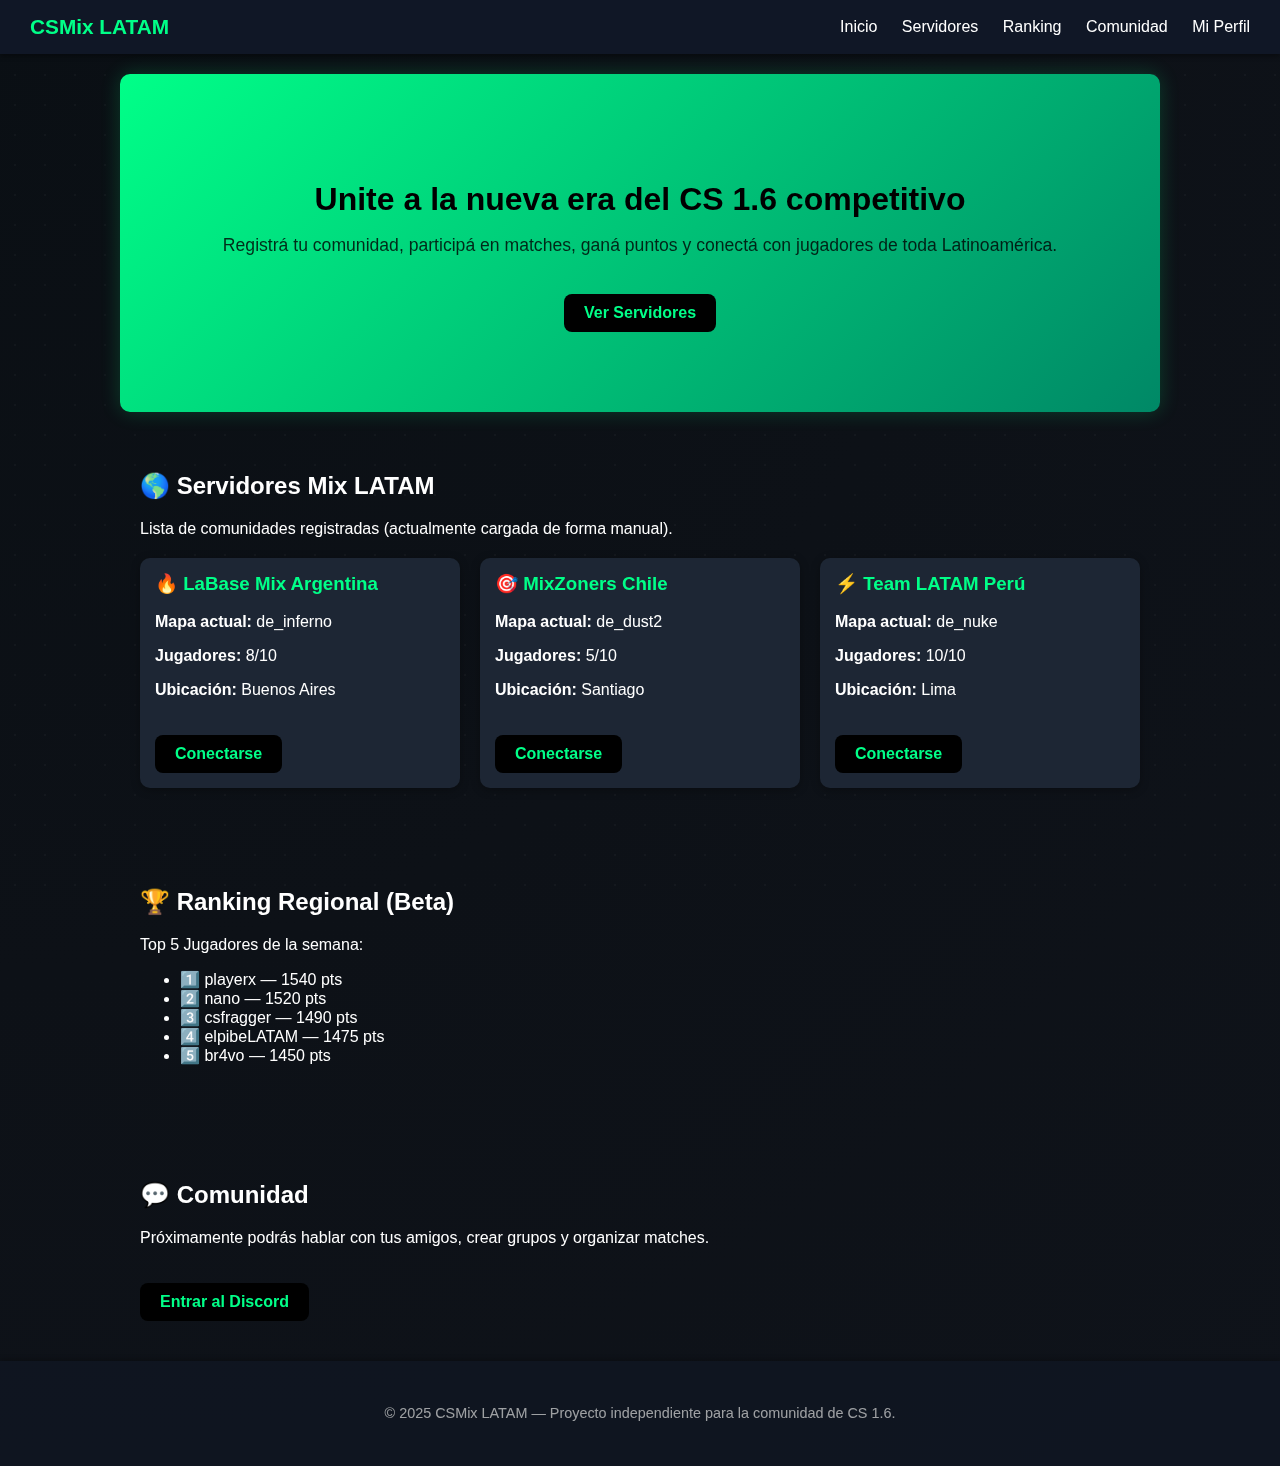
<file: index.html>
<!DOCTYPE html>
<html lang="es">
<head>
    <meta charset="UTF-8">
    <meta name="viewport" content="width=device-width, initial-scale=1.0">
    <title>CSMix LATAM | Plataforma de Servidores Mix</title>
    <style>
        body {
            margin: 0;
            font-family: "Segoe UI", Arial, sans-serif;
            background: radial-gradient(circle at top left, #0a0f14, #0d1117, #0f131a);
            color: #fff;
        }

        /* Fondo con leve textura tipo puntos */
        body::before {
            content: "";
            position: fixed;
            top: 0;
            left: 0;
            width: 100%;
            height: 100%;
            background-image: radial-gradient(rgba(255,255,255,0.03) 1px, transparent 1px);
            background-size: 30px 30px;
            z-index: -1;
        }

        header {
            background: rgba(17, 24, 39, 0.95);
            padding: 15px 30px;
            display: flex;
            justify-content: space-between;
            align-items: center;
            box-shadow: 0 2px 5px rgba(0,0,0,0.4);
            backdrop-filter: blur(6px);
        }

        header h1 {
            color: #00ff88;
            font-size: 1.3rem;
            margin: 0;
        }

        nav a {
            color: #fff;
            margin-left: 20px;
            text-decoration: none;
            font-weight: 500;
            transition: 0.2s;
        }

        nav a:hover {
            color: #00ff88;
        }

        section {
            padding: 40px 20px;
            max-width: 1000px;
            margin: 0 auto;
        }

        .hero {
            text-align: center;
            padding: 80px 20px;
            background: linear-gradient(135deg, #00ff88 0%, #008866 100%);
            color: #000;
            border-radius: 10px;
            margin-top: 20px;
            box-shadow: 0 0 20px rgba(0,255,136,0.2);
        }

        .hero h2 {
            font-size: 2rem;
            margin-bottom: 10px;
        }

        .hero p {
            font-size: 1.1rem;
            opacity: 0.8;
        }

        .btn {
            background: #000;
            color: #00ff88;
            padding: 10px 20px;
            border-radius: 8px;
            text-decoration: none;
            font-weight: bold;
            display: inline-block;
            margin-top: 20px;
            transition: 0.3s;
        }

        .btn:hover {
            background: #111827;
            transform: translateY(-2px);
        }

        .servers {
            display: grid;
            grid-template-columns: repeat(auto-fit, minmax(280px, 1fr));
            gap: 20px;
            margin-top: 20px;
        }

        .server {
            background: rgba(31, 41, 55, 0.9);
            border-radius: 10px;
            padding: 15px;
            text-align: left;
            box-shadow: 0 2px 10px rgba(0,0,0,0.3);
            backdrop-filter: blur(4px);
        }

        .server h3 {
            color: #00ff88;
            margin-top: 0;
        }

        footer {
            text-align: center;
            padding: 30px;
            opacity: 0.6;
            font-size: 0.9rem;
            background: rgba(17, 24, 39, 0.95);
            backdrop-filter: blur(6px);
            box-shadow: 0 -2px 5px rgba(0,0,0,0.4);
        }
    </style>
</head>
<body>
    <header>
        <h1>CSMix LATAM</h1>
        <nav>
            <a href="#inicio">Inicio</a>
            <a href="#servidores">Servidores</a>
            <a href="#ranking">Ranking</a>
            <a href="#comunidad">Comunidad</a>
            <a href="#login">Mi Perfil</a>
        </nav>
    </header>

    <section class="hero" id="inicio">
        <h2>Unite a la nueva era del CS 1.6 competitivo</h2>
        <p>Registrá tu comunidad, participá en matches, ganá puntos y conectá con jugadores de toda Latinoamérica.</p>
        <a href="#servidores" class="btn">Ver Servidores</a>
    </section>

    <section id="servidores">
        <h2>🌎 Servidores Mix LATAM</h2>
        <p>Lista de comunidades registradas (actualmente cargada de forma manual).</p>

        <div class="servers">
            <div class="server">
                <h3>🔥 LaBase Mix Argentina</h3>
                <p><strong>Mapa actual:</strong> de_inferno</p>
                <p><strong>Jugadores:</strong> 8/10</p>
                <p><strong>Ubicación:</strong> Buenos Aires</p>
                <a class="btn" href="#">Conectarse</a>
            </div>

            <div class="server">
                <h3>🎯 MixZoners Chile</h3>
                <p><strong>Mapa actual:</strong> de_dust2</p>
                <p><strong>Jugadores:</strong> 5/10</p>
                <p><strong>Ubicación:</strong> Santiago</p>
                <a class="btn" href="#">Conectarse</a>
            </div>

            <div class="server">
                <h3>⚡ Team LATAM Perú</h3>
                <p><strong>Mapa actual:</strong> de_nuke</p>
                <p><strong>Jugadores:</strong> 10/10</p>
                <p><strong>Ubicación:</strong> Lima</p>
                <a class="btn" href="#">Conectarse</a>
            </div>
        </div>
    </section>

    <section id="ranking">
        <h2>🏆 Ranking Regional (Beta)</h2>
        <p>Top 5 Jugadores de la semana:</p>
        <ul>
            <li>1️⃣ playerx — 1540 pts</li>
            <li>2️⃣ nano — 1520 pts</li>
            <li>3️⃣ csfragger — 1490 pts</li>
            <li>4️⃣ elpibeLATAM — 1475 pts</li>
            <li>5️⃣ br4vo — 1450 pts</li>
        </ul>
    </section>

    <section id="comunidad">
        <h2>💬 Comunidad</h2>
        <p>Próximamente podrás hablar con tus amigos, crear grupos y organizar matches.</p>
        <a href="#" class="btn">Entrar al Discord</a>
    </section>

    <footer>
        <p>© 2025 CSMix LATAM — Proyecto independiente para la comunidad de CS 1.6.</p>
    </footer>
</body>
</html>
</file>
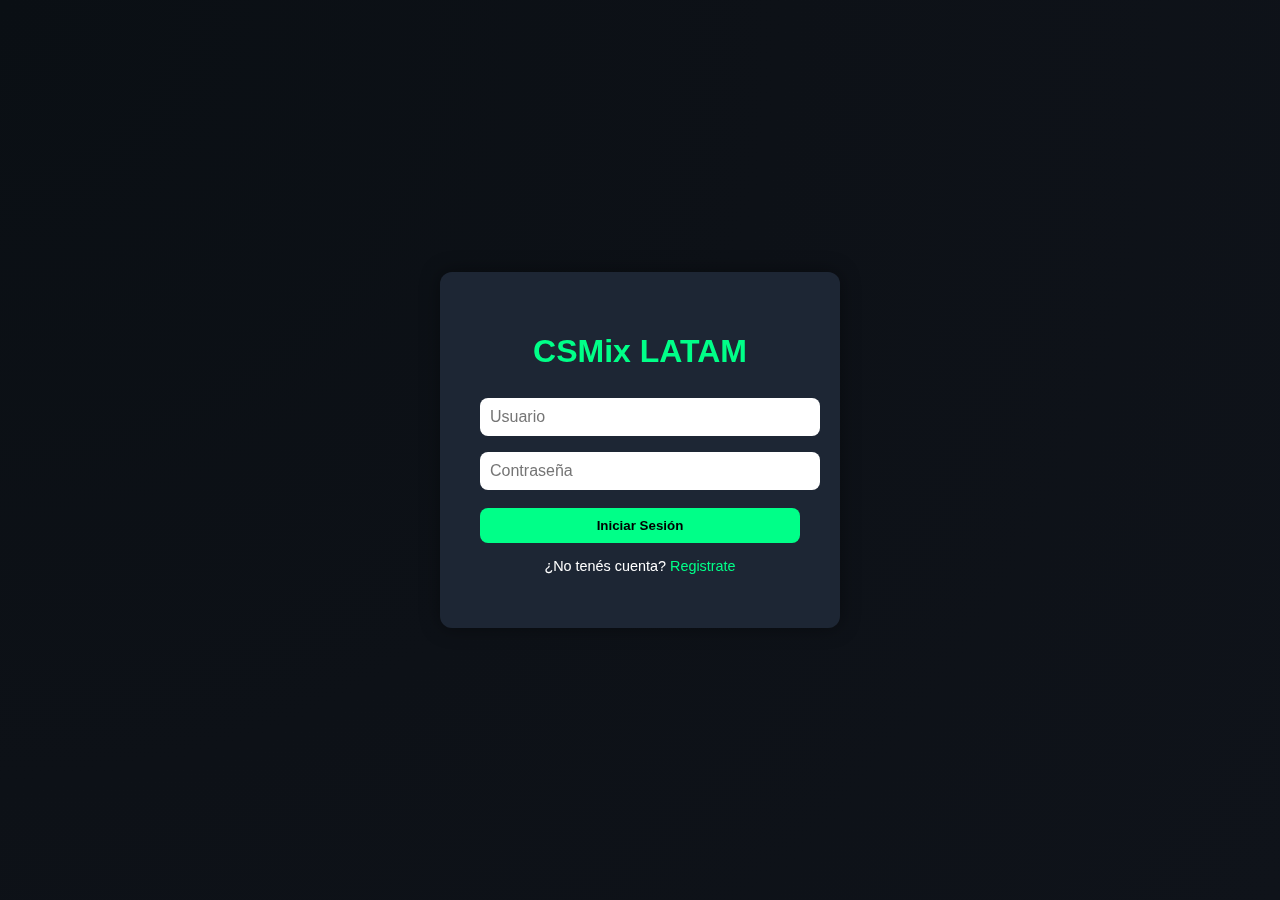
<file: login.html>
<!DOCTYPE html>
<html lang="es">
<head>
  <meta charset="UTF-8">
  <meta name="viewport" content="width=device-width, initial-scale=1.0">
  <title>Iniciar Sesión | CSMix LATAM</title>
  <style>
    body {
      margin: 0;
      font-family: "Segoe UI", Arial, sans-serif;
      background: radial-gradient(circle at top left, #0a0f14, #0d1117, #0f131a);
      color: #fff;
      display: flex;
      align-items: center;
      justify-content: center;
      height: 100vh;
    }

    .container {
      background: rgba(31, 41, 55, 0.9);
      border-radius: 12px;
      padding: 40px;
      box-shadow: 0 0 20px rgba(0,0,0,0.4);
      width: 320px;
      text-align: center;
      backdrop-filter: blur(6px);
    }

    h1 {
      color: #00ff88;
      margin-bottom: 20px;
    }

    input {
      width: 100%;
      padding: 10px;
      margin: 8px 0;
      border-radius: 8px;
      border: none;
      outline: none;
      font-size: 1rem;
    }

    button {
      width: 100%;
      padding: 10px;
      border: none;
      border-radius: 8px;
      background: #00ff88;
      color: #000;
      font-weight: bold;
      cursor: pointer;
      margin-top: 10px;
      transition: 0.3s;
    }

    button:hover {
      background: #00cc6e;
    }

    p {
      margin-top: 15px;
      font-size: 0.9rem;
    }

    a {
      color: #00ff88;
      text-decoration: none;
    }
  </style>
</head>
<body>
  <div class="container">
    <h1>CSMix LATAM</h1>
    <input type="text" id="username" placeholder="Usuario" />
    <input type="password" id="password" placeholder="Contraseña" />
    <button onclick="login()">Iniciar Sesión</button>
    <p>¿No tenés cuenta? <a href="register.html">Registrate</a></p>
  </div>

  <script>
    function login() {
      const username = document.getElementById('username').value;
      const password = document.getElementById('password').value;
      const users = JSON.parse(localStorage.getItem('users')) || [];

      const user = users.find(u => u.username === username && u.password === password);
      if (user) {
        alert(`Bienvenido, ${username}`);
        window.location.href = "index.html";
      } else {
        alert("Usuario o contraseña incorrectos.");
      }
    }
  </script>
</body>
</html>
</file>
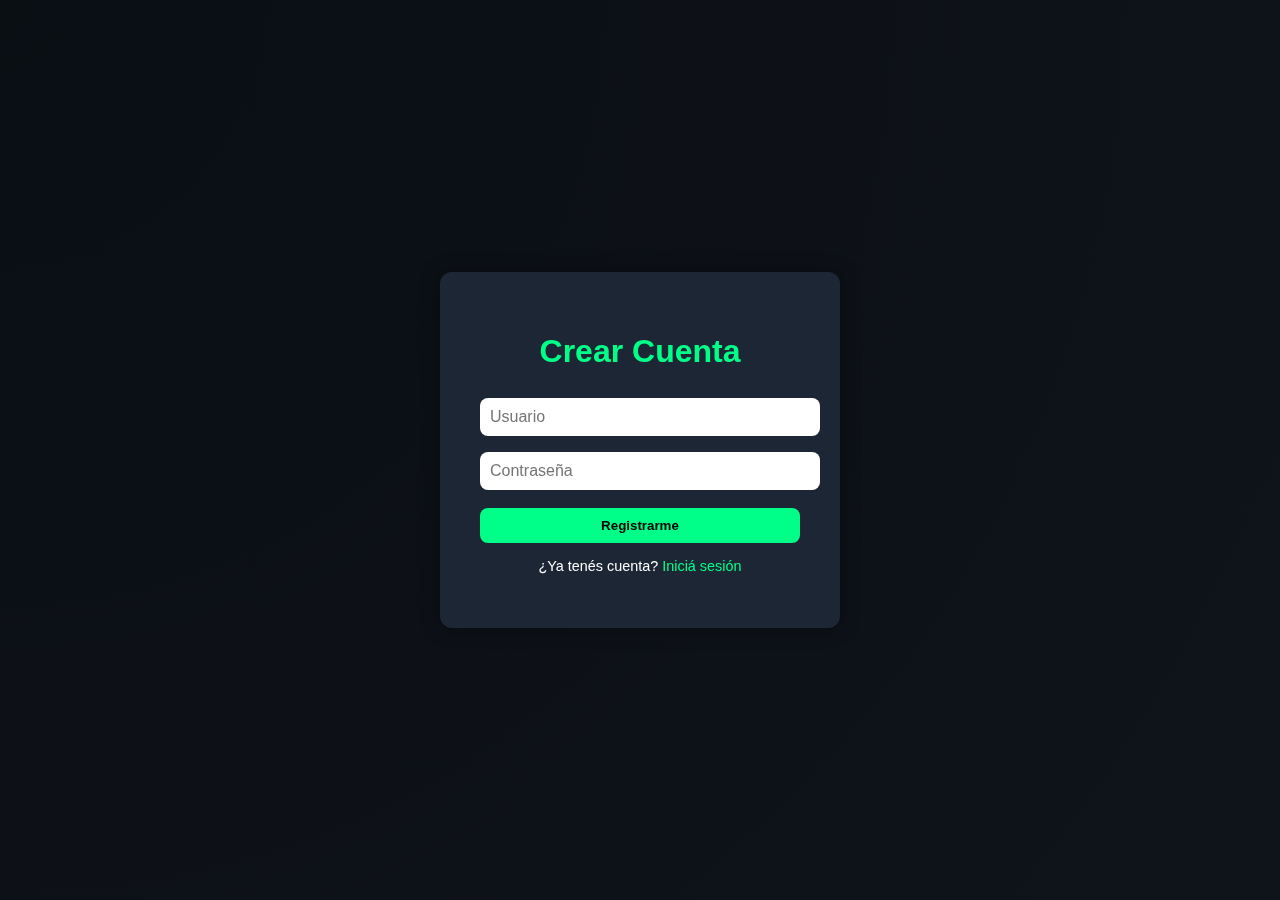
<file: register.html>
<!DOCTYPE html>
<html lang="es">
<head>
  <meta charset="UTF-8">
  <meta name="viewport" content="width=device-width, initial-scale=1.0">
  <title>Registrarse | CSMix LATAM</title>
  <style>
    body {
      margin: 0;
      font-family: "Segoe UI", Arial, sans-serif;
      background: radial-gradient(circle at top left, #0a0f14, #0d1117, #0f131a);
      color: #fff;
      display: flex;
      align-items: center;
      justify-content: center;
      height: 100vh;
    }

    .container {
      background: rgba(31, 41, 55, 0.9);
      border-radius: 12px;
      padding: 40px;
      box-shadow: 0 0 20px rgba(0,0,0,0.4);
      width: 320px;
      text-align: center;
      backdrop-filter: blur(6px);
    }

    h1 {
      color: #00ff88;
      margin-bottom: 20px;
    }

    input {
      width: 100%;
      padding: 10px;
      margin: 8px 0;
      border-radius: 8px;
      border: none;
      outline: none;
      font-size: 1rem;
    }

    button {
      width: 100%;
      padding: 10px;
      border: none;
      border-radius: 8px;
      background: #00ff88;
      color: #000;
      font-weight: bold;
      cursor: pointer;
      margin-top: 10px;
      transition: 0.3s;
    }

    button:hover {
      background: #00cc6e;
    }

    p {
      margin-top: 15px;
      font-size: 0.9rem;
    }

    a {
      color: #00ff88;
      text-decoration: none;
    }
  </style>
</head>
<body>
  <div class="container">
    <h1>Crear Cuenta</h1>
    <input type="text" id="username" placeholder="Usuario" />
    <input type="password" id="password" placeholder="Contraseña" />
    <button onclick="register()">Registrarme</button>
    <p>¿Ya tenés cuenta? <a href="login.html">Iniciá sesión</a></p>
  </div>

  <script>
    function register() {
      const username = document.getElementById('username').value;
      const password = document.getElementById('password').value;

      if (!username || !password) {
        alert("Por favor, completá todos los campos.");
        return;
      }

      const users = JSON.parse(localStorage.getItem('users')) || [];
      const exists = users.some(u => u.username === username);

      if (exists) {
        alert("Ese usuario ya existe.");
        return;
      }

      users.push({ username, password });
      localStorage.setItem('users', JSON.stringify(users));
      alert("Cuenta creada con éxito. Ahora podés iniciar sesión.");
      window.location.href = "login.html";
    }
  </script>
</body>
</html>
</file>
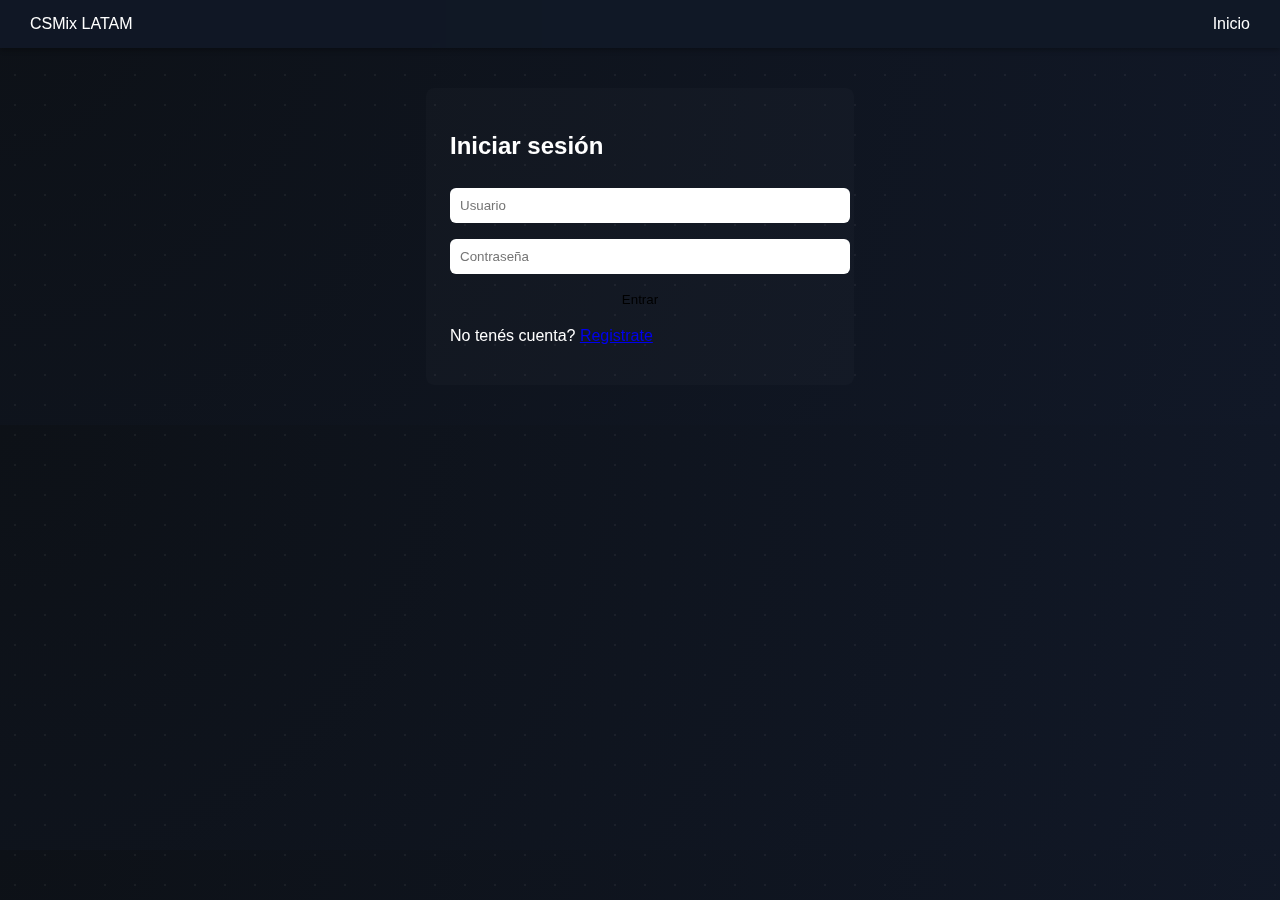
<file: pages/login.html>
<!DOCTYPE html>
<html lang="es">
<head>
  <meta charset="utf-8"/>
  <meta name="viewport" content="width=device-width,initial-scale=1"/>
  <title>Login - CSMix LATAM</title>
  <link rel="stylesheet" href="/style.css"/>
</head>
<body>
  <header class="nav"><div class="brand">CSMix <span class="muted">LATAM</span></div>
    <nav><a href="/index.html">Inicio</a></nav>
  </header>

  <main class="container">
    <section style="max-width:380px;margin:40px auto;background:rgba(255,255,255,0.02);padding:24px;border-radius:8px">
      <h2 style="color:var(--accent)">Iniciar sesión</h2>
      <input id="loginUser" placeholder="Usuario" style="width:100%;padding:10px;margin:8px 0;border-radius:6px;border:none"/>
      <input id="loginPass" placeholder="Contraseña" type="password" style="width:100%;padding:10px;margin:8px 0;border-radius:6px;border:none"/>
      <button id="btnLogin" style="width:100%;padding:10px;border-radius:6px;background:var(--accent);color:#000;border:none">Entrar</button>
      <p style="margin-top:10px">No tenés cuenta? <a href="/pages/register.html">Registrate</a></p>
    </section>
  </main>

  <script src="/script.js"></script>
  <script>
    document.getElementById('btnLogin').addEventListener('click', ()=>{
      try{
        const u=document.getElementById('loginUser').value.trim();
        const p=document.getElementById('loginPass').value;
        loginUser(u,p);
        alert('Bienvenido '+u);
        window.location.href='/index.html';
      }catch(e){
        alert(e);
      }
    });
  </script>
</body>
</html>
</file>
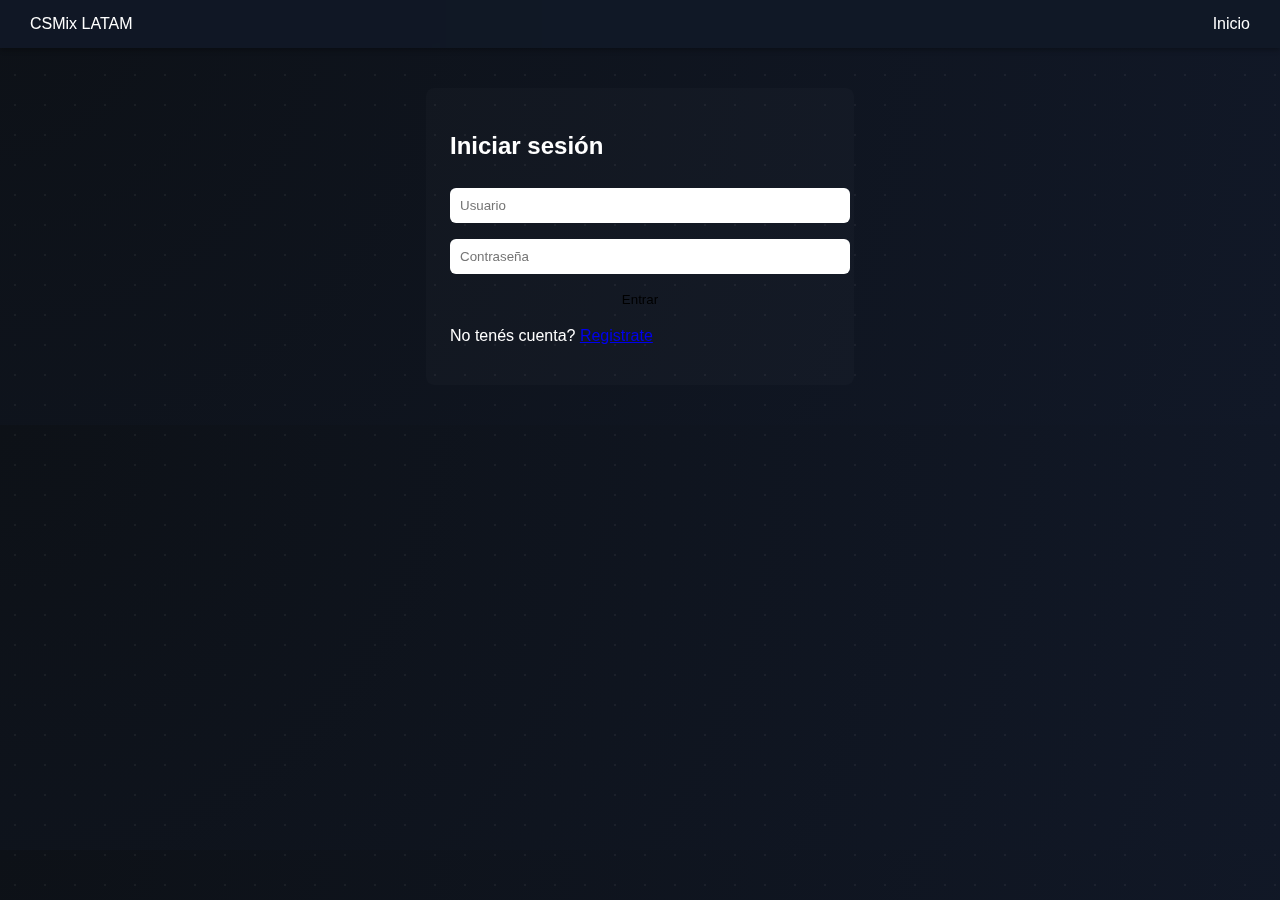
<file: pages/profile.html>
<!DOCTYPE html>
<html lang="es">
<head><meta charset="utf-8"/><meta name="viewport" content="width=device-width,initial-scale=1"/><title>Perfil - CSMix LATAM</title><link rel="stylesheet" href="/style.css"/></head>
<body>
  <header class="nav"><div class="brand">CSMix <span class="muted">LATAM</span></div><nav><a href="/index.html">Inicio</a></nav></header>

  <main class="container">
    <section id="profileCard" style="padding:22px;background:rgba(255,255,255,0.02);border-radius:8px">
      <h2 style="color:var(--accent)">Mi perfil</h2>
      <div id="profileBody"></div>
      <div style="margin-top:12px"><button id="btnLogout" style="padding:8px;border-radius:6px;background:#ff6666;border:none;color:#000">Cerrar sesión</button></div>
    </section>
  </main>

  <script src="/script.js"></script>
  <script>
    function renderProfile(){
      const cur = getCurrentUser();
      if(!cur){ alert('No estás logueado.'); window.location.href='/pages/login.html'; return; }
      // find user data
      const users = getUsers();
      const u = users.find(x=>x.username===cur.username);
      const profileBody = document.getElementById('profileBody');
      if(!u) return profileBody.innerHTML = '<i>Usuario no encontrado</i>';
      const matches = u.matches || [];
      const wins = matches.filter(m=>m.result==='win').length;
      const losses = matches.filter(m=>m.result==='loss').length;
      profileBody.innerHTML = `<p><strong>Nick:</strong> ${u.username}</p>
        <p><strong>Puntos:</strong> ${u.points||1000}</p>
        <p><strong>Partidos registrados:</strong> ${matches.length}</p>
        <p><strong>Victorias:</strong> ${wins} — <strong>Derrotas:</strong> ${losses}</p>
        <hr/><h4>Matches (local)</h4>
        <div id="matchList">${(matches.length? matches.map((m,i)=>`<div style="padding:8px;margin:6px 0;background:rgba(255,255,255,0.01);border-radius:6px">#${i+1} - ${m.result} - ${new Date(m.date).toLocaleString()}</div>`).join('') : '<i>No hay matches aún</i>')}</div>`;
    }

    document.getElementById('btnLogout').addEventListener('click', ()=>{
      logout();
    });

    renderProfile();
  </script>
</body>
</html>
</file>
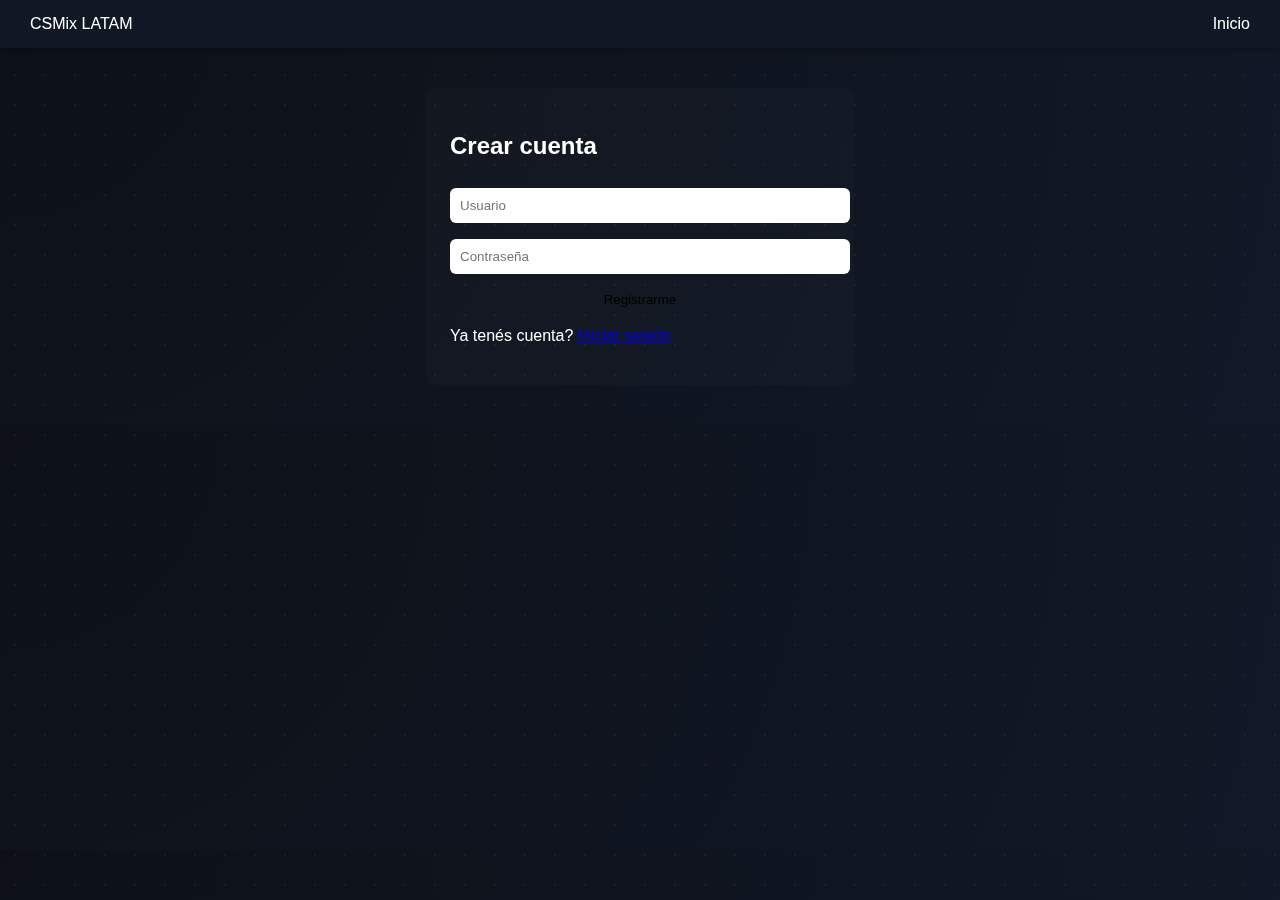
<file: pages/register.html>
<!DOCTYPE html>
<html lang="es">
<head><meta charset="utf-8"/><meta name="viewport" content="width=device-width,initial-scale=1"/><title>Registro - CSMix LATAM</title><link rel="stylesheet" href="/style.css"/></head>
<body>
  <header class="nav"><div class="brand">CSMix <span class="muted">LATAM</span></div><nav><a href="/index.html">Inicio</a></nav></header>

  <main class="container">
    <section style="max-width:380px;margin:40px auto;background:rgba(255,255,255,0.02);padding:24px;border-radius:8px">
      <h2 style="color:var(--accent)">Crear cuenta</h2>
      <input id="regUser" placeholder="Usuario" style="width:100%;padding:10px;margin:8px 0;border-radius:6px;border:none"/>
      <input id="regPass" placeholder="Contraseña" type="password" style="width:100%;padding:10px;margin:8px 0;border-radius:6px;border:none"/>
      <button id="btnReg" style="width:100%;padding:10px;border-radius:6px;background:var(--accent);color:#000;border:none">Registrarme</button>
      <p style="margin-top:10px">Ya tenés cuenta? <a href="/pages/login.html">Iniciar sesión</a></p>
    </section>
  </main>

  <script src="/script.js"></script>
  <script>
    document.getElementById('btnReg').addEventListener('click', ()=>{
      try{
        const u=document.getElementById('regUser').value.trim();
        const p=document.getElementById('regPass').value;
        registerUser(u,p);
        alert('Cuenta creada. Iniciá sesión.');
        window.location.href='/pages/login.html';
      }catch(e){
        alert(e);
      }
    });
  </script>
</body>
</html>
</file>
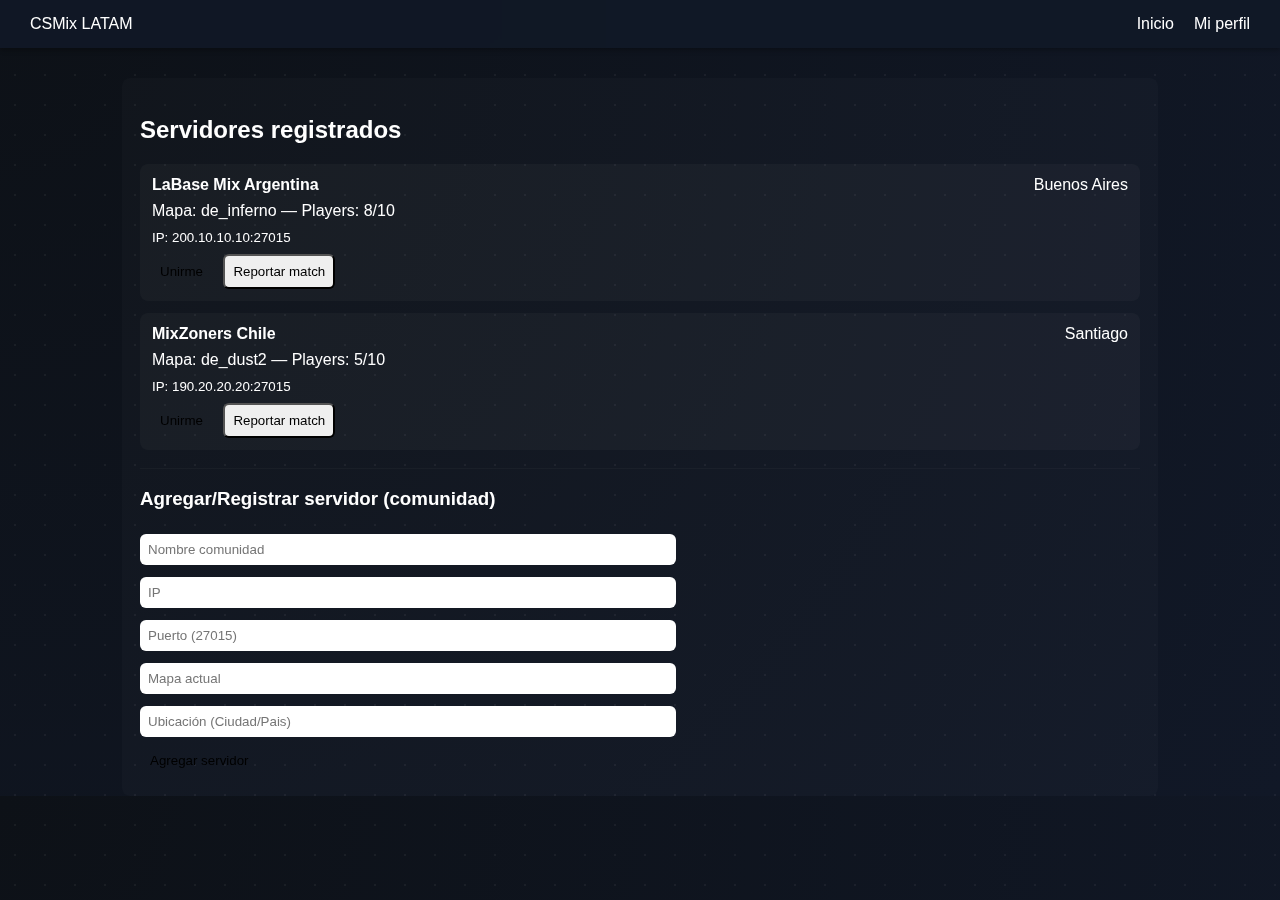
<file: pages/servers.html>
<!DOCTYPE html>
<html lang="es">
<head><meta charset="utf-8"/><meta name="viewport" content="width=device-width,initial-scale=1"/><title>Servidores - CSMix LATAM</title><link rel="stylesheet" href="/style.css"/></head>
<body>
  <header class="nav"><div class="brand">CSMix <span class="muted">LATAM</span></div>
    <nav><a href="/index.html">Inicio</a><a href="/pages/profile.html">Mi perfil</a></nav>
  </header>

  <main class="container">
    <section style="margin-top:30px;padding:18px;background:rgba(255,255,255,0.02);border-radius:8px">
      <h2 style="color:var(--accent)">Servidores registrados</h2>
      <div id="serversList" style="margin-top:12px;display:grid;gap:12px"></div>

      <hr style="margin:18px 0;border:none;border-top:1px solid rgba(255,255,255,0.03)"/>
      <h3 style="color:var(--accent)">Agregar/Registrar servidor (comunidad)</h3>
      <div style="max-width:520px">
        <input id="srvName" placeholder="Nombre comunidad" style="width:100%;padding:8px;margin:6px 0;border-radius:6px;border:none"/>
        <input id="srvIp" placeholder="IP" style="width:100%;padding:8px;margin:6px 0;border-radius:6px;border:none"/>
        <input id="srvPort" placeholder="Puerto (27015)" style="width:100%;padding:8px;margin:6px 0;border-radius:6px;border:none"/>
        <input id="srvMap" placeholder="Mapa actual" style="width:100%;padding:8px;margin:6px 0;border-radius:6px;border:none"/>
        <input id="srvLocation" placeholder="Ubicación (Ciudad/Pais)" style="width:100%;padding:8px;margin:6px 0;border-radius:6px;border:none"/>
        <button id="btnAddSrv" style="padding:10px;border-radius:6px;background:var(--accent);color:#000;border:none">Agregar servidor</button>
      </div>
    </section>
  </main>

  <script src="/script.js"></script>
  <script>
    function renderServers(){
      const list = document.getElementById('serversList');
      list.innerHTML = '';
      const servers = getServers();
      if(!servers || servers.length===0){ list.innerHTML = '<i>No hay servidores registrados todavía.</i>'; return; }
      servers.forEach(s=>{
        const el = document.createElement('div');
        el.style.background='rgba(255,255,255,0.03)';
        el.style.padding='12px'; el.style.borderRadius='8px';
        el.innerHTML = `<strong>${s.name}</strong> <span style="color:var(--muted);float:right">${s.location}</span>
                        <div style="margin-top:8px">Mapa: ${s.map} — Players: ${s.players}/10</div>
                        <div style="margin-top:8px"><small>IP: ${s.ip}:${s.port}</small></div>
                        <div style="margin-top:8px"><button onclick="joinServer('${s.id}')" style="padding:8px;border-radius:6px;background:var(--accent);border:none;color:#000">Unirme</button>
                        <button onclick="openReport('${s.id}')" style="padding:8px;border-radius:6px;margin-left:8px">Reportar match</button></div>`;
        list.appendChild(el);
      });
    }
    // join server: simulate opening cs connect link or increment players
    function joinServer(id){
      const servers = getServers();
      const s = servers.find(x=>x.id===id);
      if(!s) return alert('Servidor no encontrado');
      s.players = (s.players||0) + 1;
      saveServers(servers);
      renderServers();
      alert(`Conectado a ${s.name}. IP: ${s.ip}:${s.port}\n(Esto es una simulación. Abre tu CS 1.6 y usa connect ${s.ip}:${s.port})`);
    }
    // open small report dialog (prompt-based)
    function openReport(serverId){
      const winners = prompt('Nombre(s) jugador(es) ganadores (separa con coma)').split(',').map(x=>x.trim()).filter(Boolean);
      if(!winners || winners.length===0) return;
      const losers = prompt('Nombre(s) jugador(es) perdedores (separa con coma)').split(',').map(x=>x.trim()).filter(Boolean);
      const mvp = prompt('MVP (nick)').trim();
      reportMatch({ serverId, winners, losers, mvp });
      alert('Match reportado. Puntos actualizados.');
      renderServers();
    }

    document.getElementById('btnAddSrv').addEventListener('click', ()=>{
      const name=document.getElementById('srvName').value.trim();
      const ip=document.getElementById('srvIp').value.trim();
      const port=document.getElementById('srvPort').value.trim()||'27015';
      const map=document.getElementById('srvMap').value.trim()||'de_dust2';
      const location=document.getElementById('srvLocation').value.trim()||'Latam';
      const current = getCurrentUser();
      if(!current) return alert('Debes iniciar sesión con una cuenta de comunidad para registrar servidor.');
      addServer({ name, ip, port, map, location, owner:current.username });
      alert('Servidor agregado.');
      renderServers();
    });

    // init render
    renderServers();
  </script>
</body>
</html>
</file>
<file: style.css>
/* ====== ESTILOS PRINCIPALES ====== */
body {
  margin: 0;
  font-family: "Segoe UI", Arial, sans-serif;
  background: radial-gradient(circle at top left, #0d1117, #111827);
  color: #fff;
}

header {
  background: rgba(17, 24, 39, 0.9);
  backdrop-filter: blur(8px);
  padding: 15px 30px;
  display: flex;
  justify-content: space-between;
  align-items: center;
  position: sticky;
  top: 0;
  box-shadow: 0 2px 5px rgba(0,0,0,0.3);
}

header h1 {
  color: #00ff88;
  font-size: 1.3rem;
  margin: 0;
}

nav a {
  color: #fff;
  margin-left: 20px;
  text-decoration: none;
  font-weight: 500;
}
nav a:hover {
  color: #00ff88;
}

/* Fondo con patrón sutil */
body::before {
  content: "";
  position: fixed;
  top: 0;
  left: 0;
  width: 100%;
  height: 100%;
  background-image: radial-gradient(rgba(255,255,255,0.05) 1px, transparent 1px);
  background-size: 30px 30px;
  z-index: -1;
}

section {
  padding: 40px 20px;
  max-width: 1000px;
  margin: 0 auto;
}

.hero {
  text-align: center;
  padding: 80px 20px;
  background: linear-gradient(135deg, #00ff88 0%, #008866 100%);
  color: #000;
  border-radius: 10px;
  margin-top: 20px;
}

.hero h2 {
  font-size: 2rem;
  margin-bottom: 10px;
}
.hero p {
  font-size: 1.1rem;
  opacity: 0.8;
}

.btn {
  background: #000;
  color: #00ff88;
  padding: 10px 20px;
  border-radius: 8px;
  text-decoration: none;
  font-weight: bold;
  display: inline-block;
  margin-top: 20px;
}
.btn:hover {
  background: #111827;
}

.servers {
  display: grid;
  grid-template-columns: repeat(auto-fit, minmax(280px, 1fr));
  gap: 20px;
  margin-top: 20px;
}
.server {
  background: #1f2937;
  border-radius: 10px;
  padding: 15px;
  text-align: left;
}
.server h3 {
  color: #00ff88;
  margin-top: 0;
}

footer {
  text-align: center;
  padding: 30px;
  opacity: 0.6;
  font-size: 0.9rem;
}
</file>
